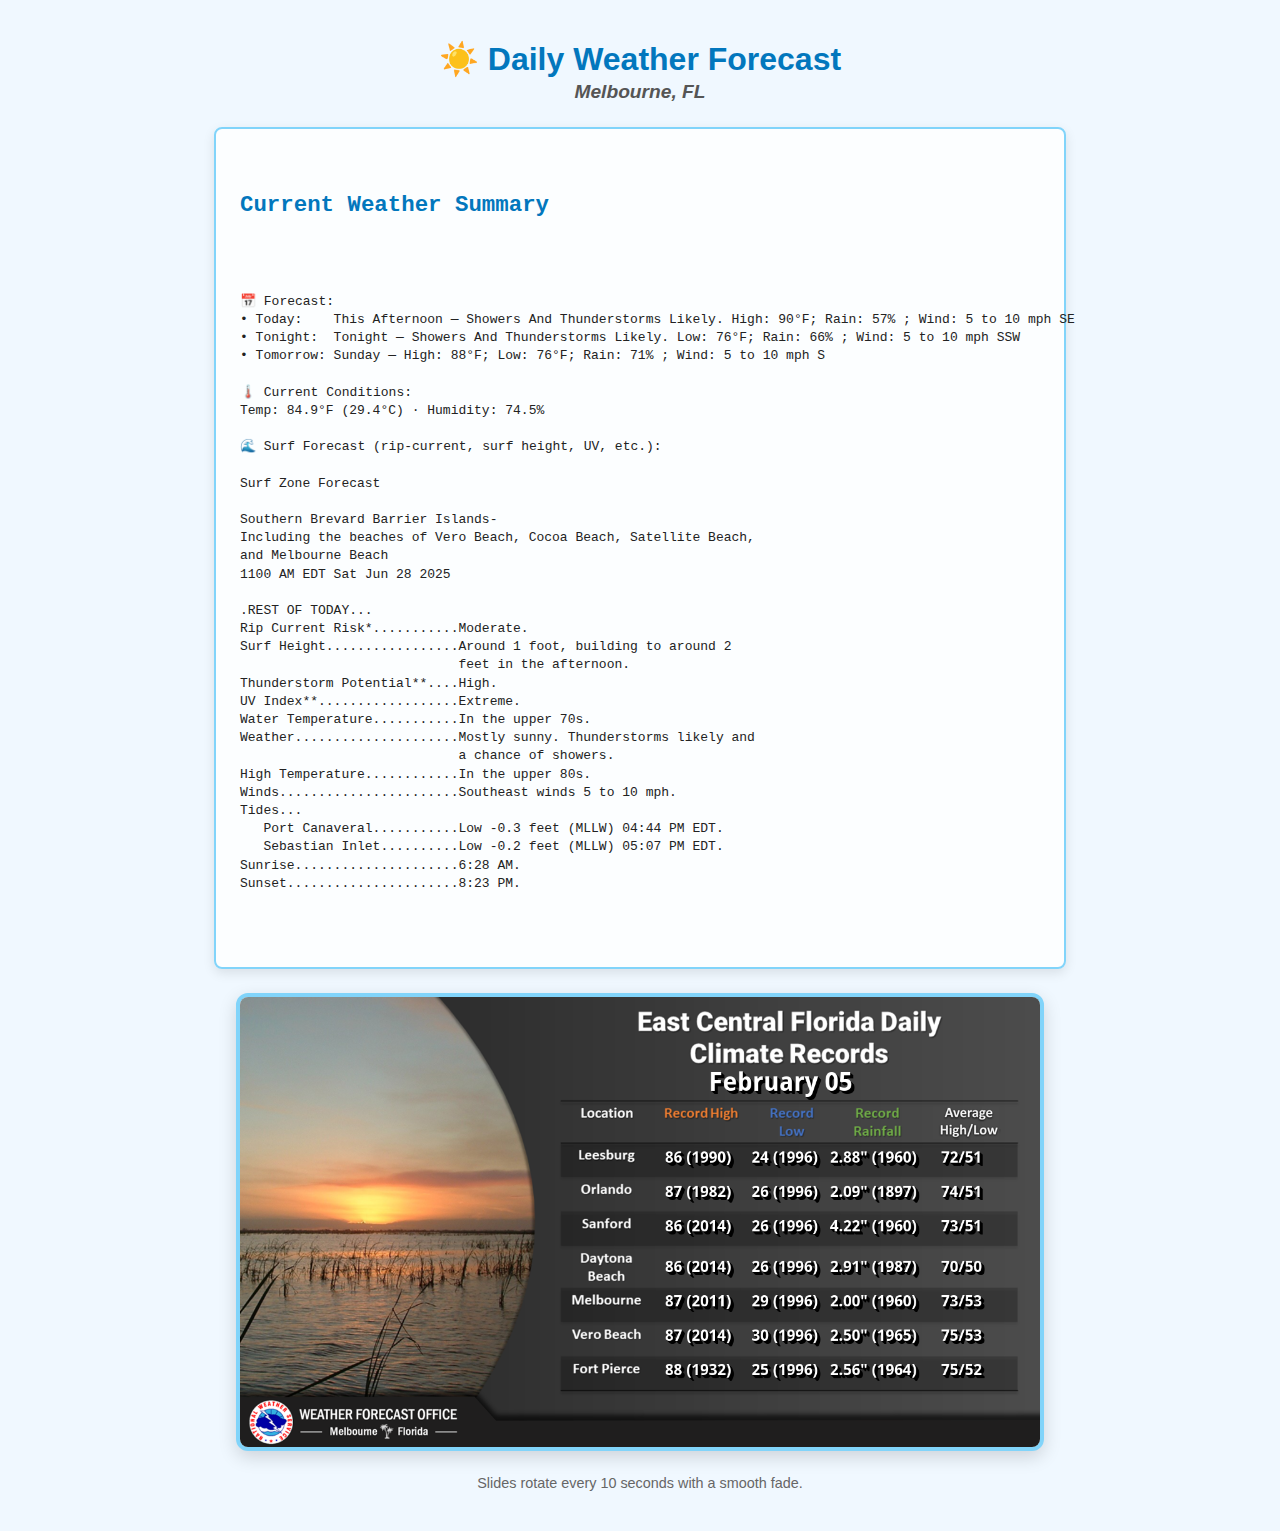
<file: docs/index.html>
<!DOCTYPE html>
<html lang="en">
<head>
  <meta charset="UTF-8">
  <title>🌤️ NWS Daily Weather Maps & Radar</title>
  <style>
    body {
      background: #f0f8ff;
      font-family: "Segoe UI", sans-serif;
      color: #333;
      text-align: center;
      padding: 2rem 1rem;
    }
    h1 {
      margin: 0;
      font-size: 2rem;
      color: #0277bd;
    }
    h2.subtitle {
      margin: 0.2rem 0 1.5rem;
      font-size: 1.2rem;
      color: #555;
      font-style: italic;
    }

    /* —— Weather Summary Styles —— */
    #weather-summary {
      max-width: 800px;
      margin: 1.5rem auto;
      padding: 1rem 1.5rem;
      background: #ffffffcc;
      border: 2px solid #81d4fa;
      border-radius: 8px;
      box-shadow: 0 4px 12px rgba(0,0,0,0.1);
      text-align: left;
      font-family: "Consolas", "Courier New", monospace;
      white-space: pre-wrap;
      line-height: 1.4;
    }
    #weather-summary h2 {
      margin-top: 0;
      color: #0277bd;
      font-size: 1.4rem;
    }
    #summary-content {
      margin-top: 0.5rem;
      color: #222;
    }

    /* —— Slideshow Styles —— */
    .slideshow {
      position: relative;
      max-width: 800px;
      margin: 0 auto;
      border: 4px solid #81d4fa;
      border-radius: 12px;
      overflow: hidden;
      box-shadow: 0 6px 18px rgba(0,0,0,0.15);
      background: white;
      height: 450px;
    }
    .slideshow img {
      position: absolute;
      top: 0; left: 0;
      width: 100%;
      height: 100%;
      object-fit: contain;
      opacity: 0;
      transition: opacity 1s ease-in-out;
    }
    .slideshow img.active {
      opacity: 1;
      z-index: 1;
    }

    footer {
      margin-top: 1.5rem;
      font-size: .9rem;
      color: #666;
    }
  </style>
</head>
<body>
  <h1>☀️ Daily Weather Forecast</h1>
  <h2 class="subtitle">Melbourne, FL</h2>

  <!-- —— Weather Summary Section —— -->
  <section id="weather-summary">
    <h2>Current Weather Summary</h2>
    <pre id="summary-content">Loading weather summary…</pre>
  </section>

  <!-- —— Slideshow —— -->
  <div class="slideshow"></div>

  <footer>
    Slides rotate every 10 seconds with a smooth fade.
  </footer>

  <!-- —— Weather Summary Fetch & Trim Script —— -->
  <script>
  fetch('melbourne_fl_summary.txt')
    .then(r => {
      if (!r.ok) throw new Error('Network response was not ok');
      return r.text();
    })
    .then(txt => {
      const lines = txt.split('\n');

      // 1) Forecast block
      const fStart = lines.findIndex(l => l.startsWith('📅 Forecast:'));
      const fEnd   = lines.findIndex((l,i) => i > fStart && l.startsWith('🌡️ Current Conditions:'));
      const forecastLines = lines.slice(fStart, fEnd);

      // 2) Current Conditions
      const currLines = lines.slice(fEnd, fEnd + 2);

      // 3) Surf header
      const surfHeaderIdx  = lines.findIndex(l => l.startsWith('🌊 Surf Forecast'));
      const surfHeaderLine = lines[surfHeaderIdx];

      // 4) Surf Zone title
      const zoneTitleIdx   = lines.findIndex(l => l.trim() === 'Surf Zone Forecast');
      const zoneTitleLine  = lines[zoneTitleIdx];

      // 5) Southern Brevard Barrier Islands block
      const zoneNameIdx    = lines.findIndex(l => l.startsWith('Southern Brevard Barrier Islands'));
      const sunsetIdx      = lines.findIndex((l,i) => i > zoneNameIdx && l.includes('Sunset'));
      const zoneBlockLines = lines.slice(zoneNameIdx, sunsetIdx + 1);

      // Combine and render
      const output = [
        ...forecastLines,
        '',
        ...currLines,
        '',
        surfHeaderLine,
        '',
        zoneTitleLine,
        '',
        ...zoneBlockLines
      ].join('\n');

      document.getElementById('summary-content').textContent = output;
    })
    .catch(err => {
      document.getElementById('summary-content').textContent =
        '⚠️ Unable to load weather summary.';
      console.error(err);
    });
  </script>

  <!-- —— Slideshow Initialization Script —— -->
  <script>
  (function() {
    const filenames = [
      '1.png','2.png','5.png','6.png','7.png',
      'Climate.png','Forecast.png','KMLB_loop.gif'
    ];
    const base = 'images/';
    const container = document.querySelector('.slideshow');
    const slides = [];
    let idx = 0;
    let started = false;

    filenames.forEach(name => {
      const img = new Image();
      img.src = base + name;
      img.onload = () => {
        img.classList.add('slide');
        container.appendChild(img);
        slides.push(img);
        if (!started) startSlideshow();
      };
      // onerror: skip silently
    });

    function startSlideshow() {
      started = true;
      if (!slides.length) return;
      slides[0].classList.add('active');
      setInterval(() => {
        slides[idx].classList.remove('active');
        idx = (idx + 1) % slides.length;
        slides[idx].classList.add('active');
      }, 10000);
    }
  })();
  </script>
</body>
</html>
</file>
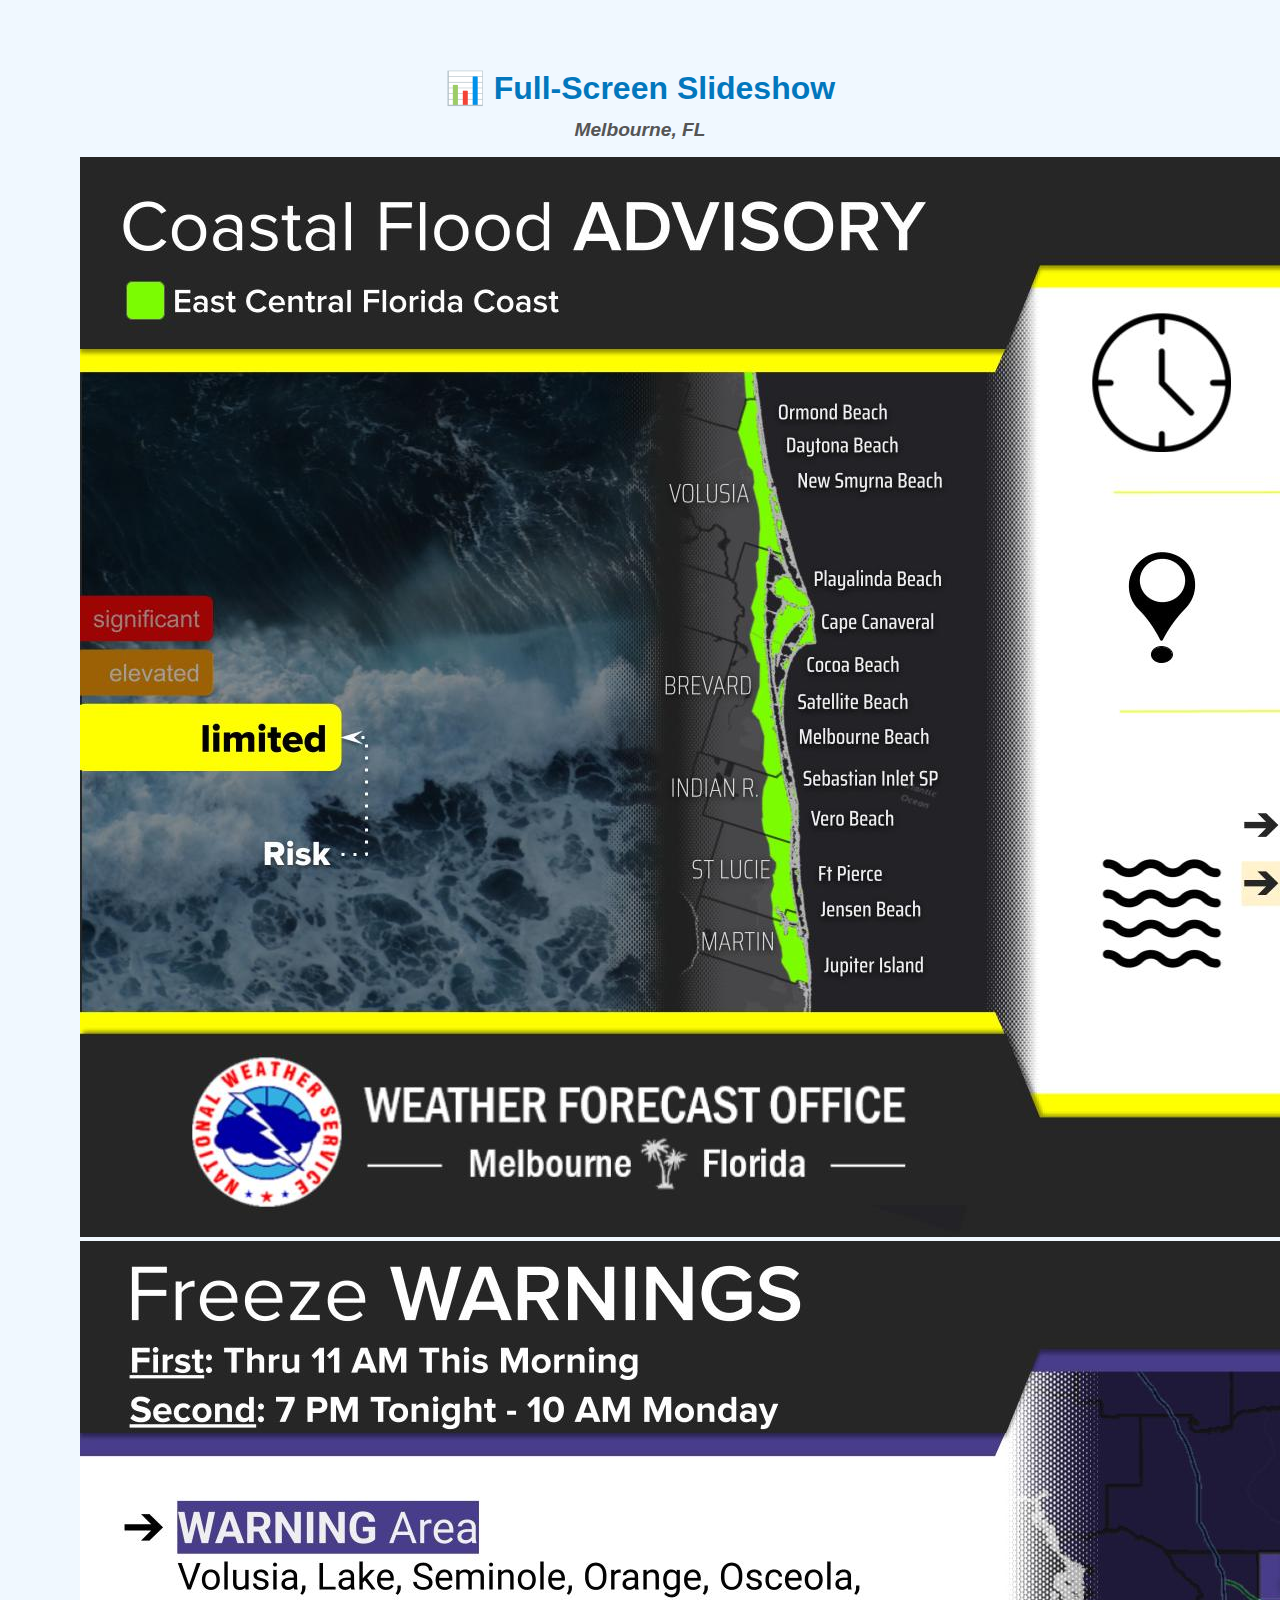
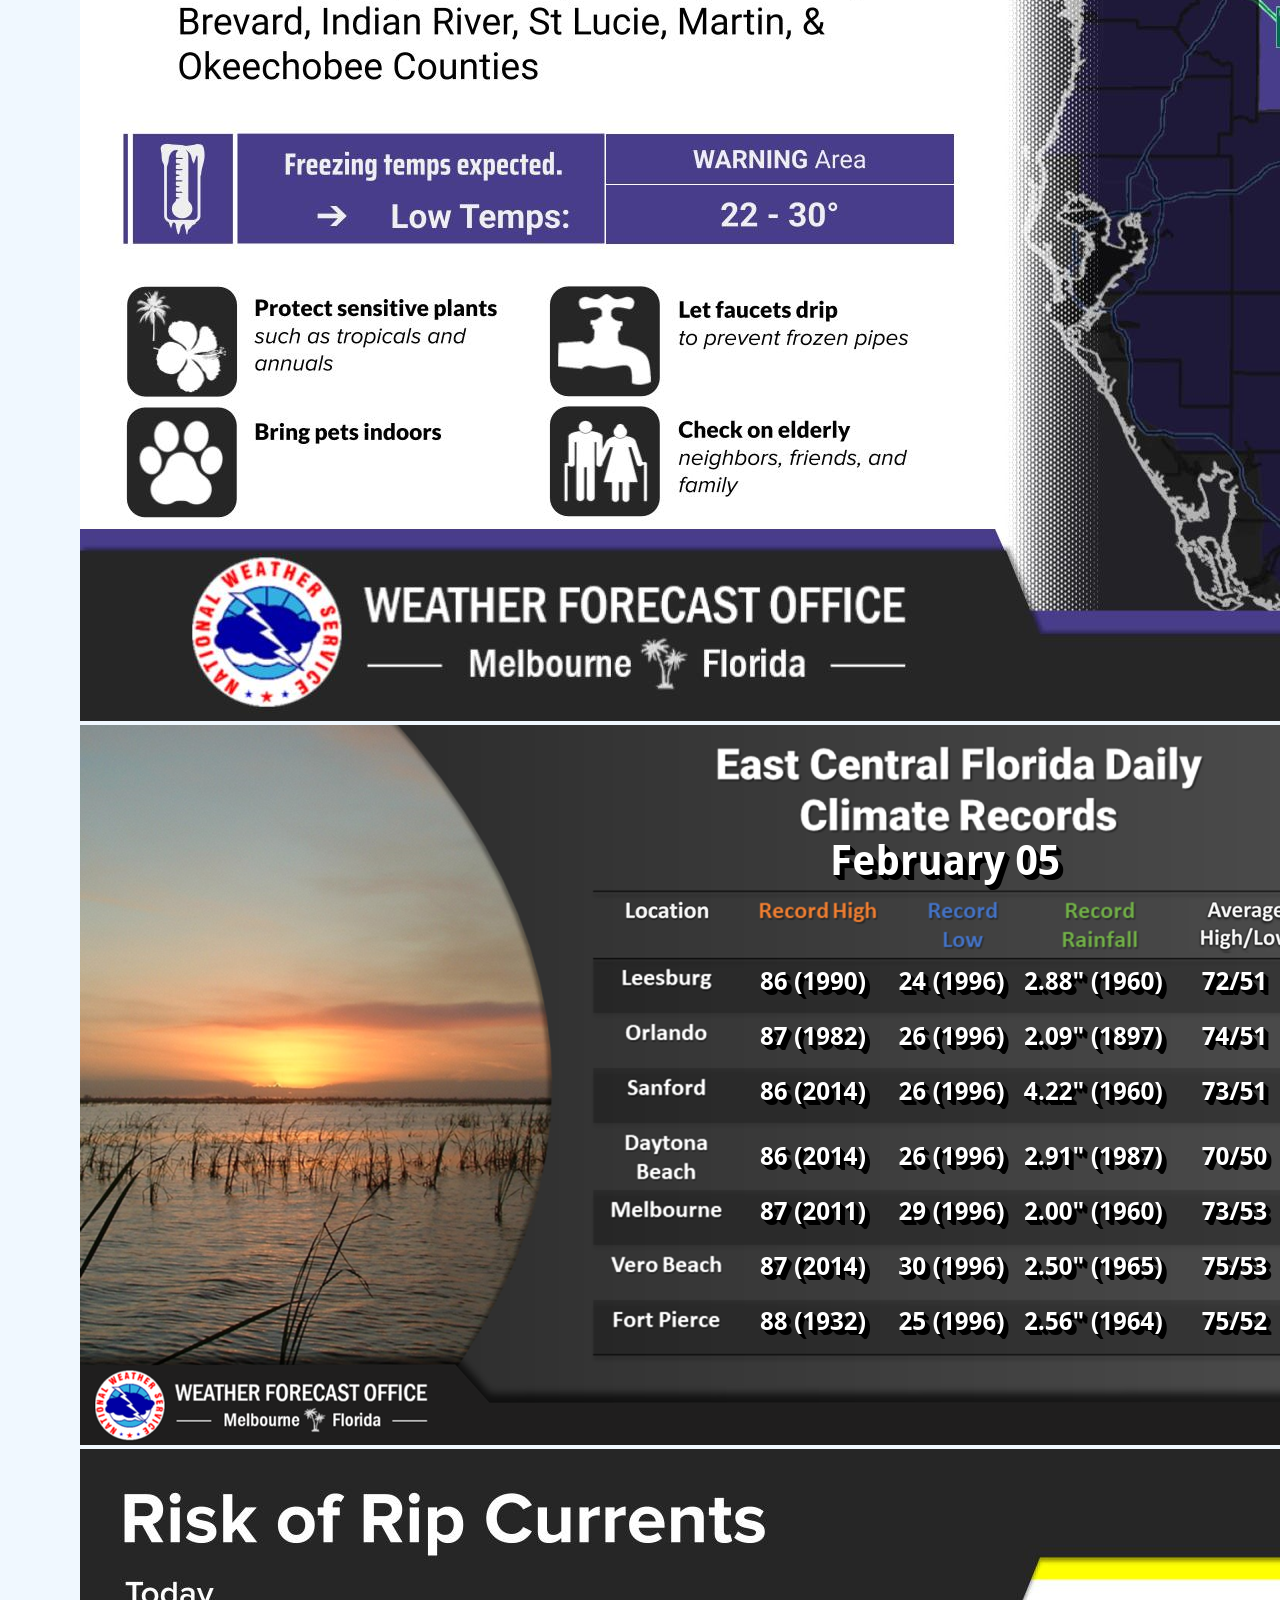
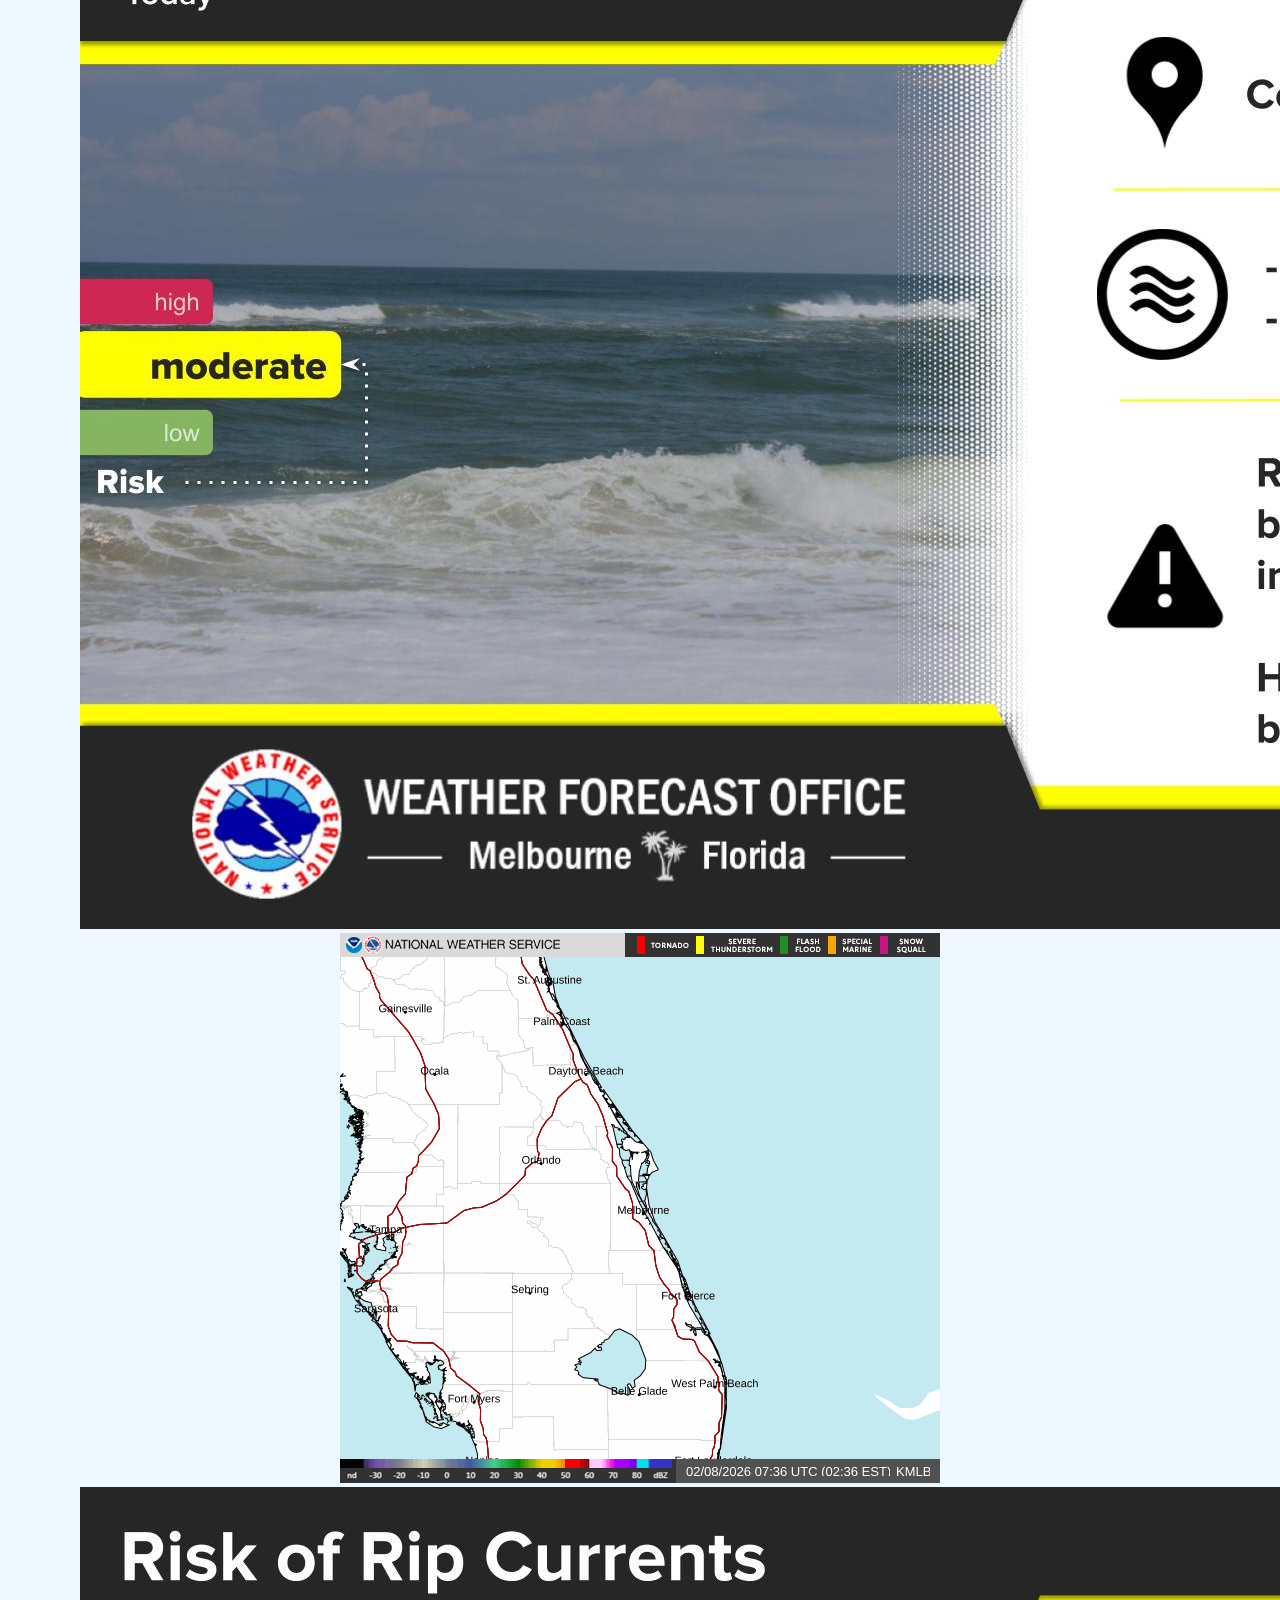
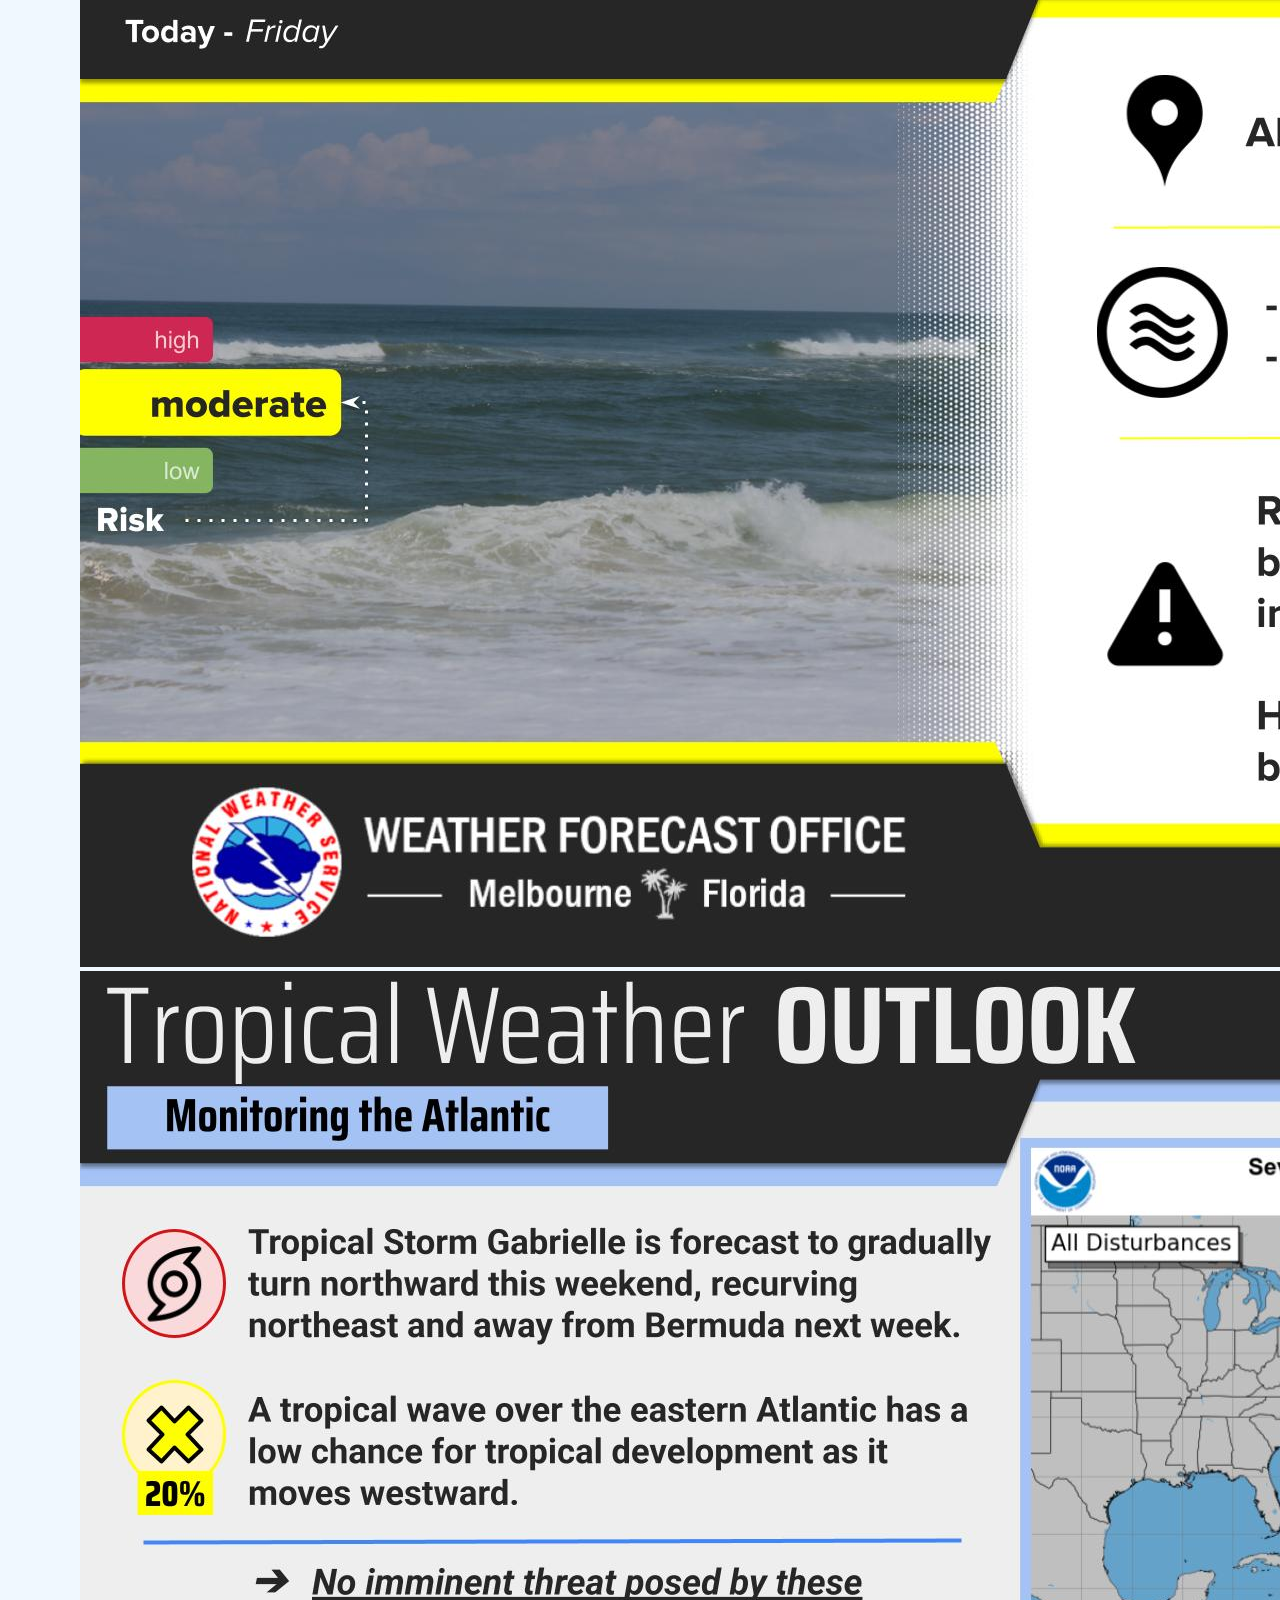
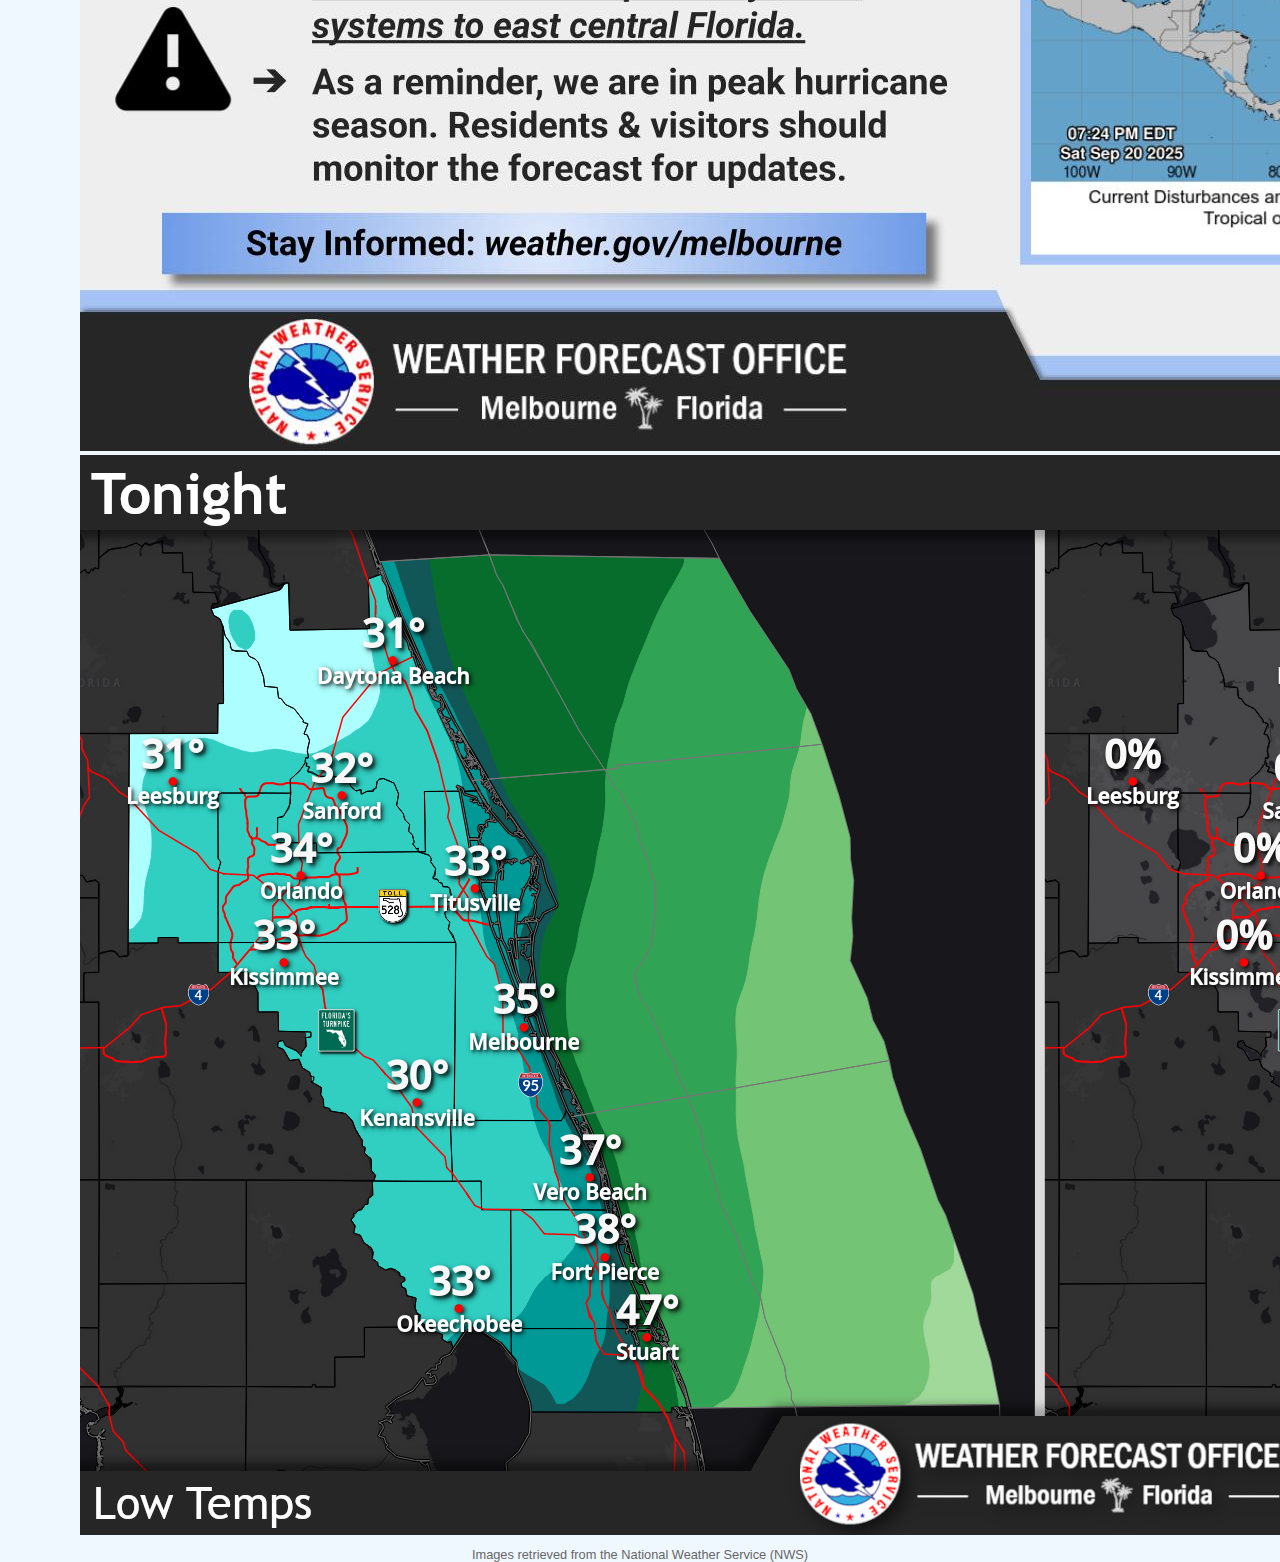
<file: docs/slideshow.html>
<!DOCTYPE html>
<html lang="en">
<head>
  <meta charset="UTF-8">
  <title>📊 Full-Screen Slideshow</title>
  <!-- Shared CSS (must include the .slideshow rules above) -->
  <link rel="stylesheet" href="./assets/style.css">
</head>
<body>
  <h1>📊 Full-Screen Slideshow</h1>
  <h2 class="subtitle">Melbourne, FL</h2>

  <div class="slideshow"></div>

  <p id="data-caption">
    Images retrieved from the National Weather Service (NWS)
  </p>

  <script>
  (function(){
    const files = [
      '1.png','2.png','5.png','6.png','7.png',
      'Climate.png','Forecast.png','KMLB_loop.gif'
    ];
    const base = './images/';
    const cont = document.querySelector('.slideshow');
    const slides = [];
    let idx = 0, started = false;

    files.forEach(name => {
      const img = new Image();
      img.src = base + name;
      img.onload = () => {
        img.classList.add('slide');
        cont.appendChild(img);
        slides.push(img);

        if (!started) {
          started = true;
          slides[0].classList.add('active');
          setInterval(() => {
            slides[idx].classList.remove('active');
            idx = (idx + 1) % slides.length;
            slides[idx].classList.add('active');
          }, 10000);
        }
      };
    });
  })();
  </script>
</body>
</html>
</file>
<file: docs/assets/style.css>
/* ─── Layout: 90% of 16×9 canvas ───────────────────────────────── */
html {
  height: 100%;
}

body {
  margin: 5vh auto;
  width: 90vw;
  height: 90vh;
  background: #f0f8ff;
  font-family: "Segoe UI", sans-serif;
  color: #333;
  text-align: center;
  display: flex;
  flex-direction: column;
  box-sizing: border-box;
  padding: 1rem;
}

h1 {
  margin: .5rem 0;
  font-size: 2rem;
  color: #0277bd;
}

h2.subtitle {
  margin: .25rem 0 1rem;
  font-size: 1.2rem;
  color: #555;
  font-style: italic;
}

/* Sections fill available space, tip strip fixed-height */
section {
  flex: 1;
  width: 100%;
  padding: 1rem;
  margin: 0;
  box-sizing: border-box;
  overflow: auto;
}

#plan-tip {
  flex: 0 0 auto;
  max-width: 800px;
  margin: 1rem auto;
  padding: 1rem;
  background: #e8f4fd;
  border-radius: 8px;
  box-shadow: 0 4px 12px rgba(0, 0, 0, 0.1);
  color: #0277bd;
  font-style: italic;
  text-align: left;
}

/* Alert banner */
#alert-banner {
  display: none;
  background: #ffcccc;
  color: #900;
  padding: .75rem 1rem;
  margin-bottom: 1rem;
  border: 1px solid #f00;
  border-radius: 4px;
  text-align: left;
  white-space: pre-wrap;
  font-size: .9rem;
}

/* ─── Current Weather ───────────────────────────────────── */
#weather-summary {
  background: #81d4fa;
  border-radius: 10px;
  box-shadow: 0 4px 12px rgba(0, 0, 0, 0.15);
  color: #fff;
  margin: 0;
}

#weather-summary h2 {
  font-size: 1.6rem;
  color: #0d47a1;
}

#weather-summary h3.date,
#weather-summary h4.updated {
  font-size: 1rem;
  color: rgba(255, 255, 255, 0.85);
  font-style: italic;
}

.weather-card {
  display: grid;
  grid-template-columns: repeat(auto-fit, minmax(120px, 1fr));
  gap: 1rem;
  margin-top: 1rem;
}

.weather-item {
  background: rgba(0, 0, 0, 0.4);
  border-radius: 6px;
  padding: 1rem;
  text-align: center;
}

.weather-item i {
  font-size: 2rem;
  display: block;
  margin-bottom: .3rem;
  color: #ffd54f;
}

.weather-item .label {
  display: block;
  font-size: .8rem;
  opacity: .8;
}

.weather-item .value {
  font-size: 1rem;
  font-weight: bold;
}

.weather-item .subvalue {
  display: block;
  font-size: .7rem;
  opacity: .7;
  margin-top: .5rem;
}

.sparkline {
  width: 100px;
  height: 30px;
  margin: .5rem auto;
}

/* ─── Surf Forecast ─────────────────────────────────────── */
#surf-forecast {
  background: #ffffffcc;
  border-radius: 8px;
  box-shadow: 0 4px 12px rgba(0, 0, 0, 0.1);
  text-align: left;
  color: #333;
  margin: 0;
}

#surf-forecast h2 {
  font-size: 1.4rem;
  color: #0277bd;
}

#surf-forecast h3.subsubtitle {
  font-size: 1rem;
  color: #555;
  font-style: italic;
}

.surf-container {
  display: flex;
  gap: 1rem;
}

.surf-list {
  flex: 1;
}

.surf-item {
  display: flex;
  align-items: center;
  margin: .5rem 0;
  font-size: .9rem;
}

.surf-item i {
  margin-right: .5rem;
  color: #0277bd;
}

.uv-pill {
  display: inline-block;
  padding: .2rem .6rem;
  border-radius: 4px;
  color: #fff;
  font-weight: bold;
  font-size: .9rem;
}

/* Flag image sizing */
.surf-graphic {
  flex: 0 0 200px;
  display: flex;
  justify-content: center;
  align-items: center;
}

.surf-graphic img {
  max-width: 100%;
  max-height: 100%;
  object-fit: contain;
}

/* ─── Tide Times ───────────────────────────────────────── */
#tide-times {
  background: #ffffffcc;
  border-radius: 8px;
  box-shadow: 0 4px 12px rgba(0, 0, 0, 0.1);
  text-align: left;
  color: #333;
  margin: 0;
}

/* ─── Rip-Current Flag Guide ───────────────────────────── */
#flag-guide {
  background: #ffffffcc;
  border-radius: 8px;
  box-shadow: 0 4px 12px rgba(0, 0, 0, 0.1);
  text-align: left;
  color: #333;
  margin: 0;
}

#flag-guide p {
  margin: .5rem 0;
  font-size: 1.1rem;
}

/* ─── Forecast-page specific overrides ─────────────────── */
body#forecast .weather-item {
  display: flex;
  flex-direction: column;
  align-items: center;
}

body#forecast .weather-item .value {
  font-size: 1.4rem;
}

body#forecast #surf-forecast .surf-item .label {
  margin-right: 0.5rem;
}

body#forecast #surf-forecast .surf-graphic {
  flex: 0 0 250px;
}

body#forecast #surf-forecast .surf-item {
  font-size: 1.2rem;
}

body#forecast #weather-summary + #surf-forecast {
  margin-top: 1.5rem;
}

/* ─── Info-page specific overrides ─────────────────────── */
body#info section,
body#info #plan-tip {
  font-size: 1.2rem; /* make body text a bit larger */
}

body#info section h2 {
  font-size: 1.4rem; /* make section headers larger */
  margin-bottom: 0.5rem; /* give a little breathing room under titles */
}

body#info #plan-tip {
  max-width: none;
  margin: 1rem 0;
  font-size: 1.3rem; /* larger text */
  display: flex;
  justify-content: center; /* horizontal center */
  align-items: center; /* vertical center */
  height: 4rem; /* fixed height to give it room */
  background: #e8f4fd;
  border-radius: 8px;
  box-shadow: 0 4px 12px rgba(0, 0, 0, 0.1);
  color: #0277bd;
  padding: 1rem;
  text-align: center;
}

body#info #plan-tip .tip-label {
  font-weight: bold;
  margin-bottom: .5rem;
}

body#info #plan-tip .tip-text {
  margin: 0;
}

/* Tide Times + Image Side-by-Side */
body#info .info-section {
  display: flex;
  align-items: flex-start;
  justify-content: space-between;
  background: #ffffffcc;
  border-radius: 8px;
  box-shadow: 0 4px 12px rgba(0, 0, 0, 0.1);
  padding: 1rem;
  margin-bottom: 1.5rem;
}

body#info .info-section .info-text {
  flex: 1;
}

body#info .info-section .info-img {
  flex: 0 0 200px;
  display: flex;
  justify-content: center;
  align-items: center;
}

body#info .info-section .info-img img {
  max-width: 100%;
  max-height: 100%;
  object-fit: contain;
}

/* Tides section uses .info-section */
#tide-times.info-section p {
  margin: .3rem 0;
}

/* Flag Guide + Static Image Side-by-Side */
#flag-guide.info-section {
  display: flex;
  align-items: flex-start;
  justify-content: space-between;
  background: #ffffffcc;
  border-radius: 8px;
  box-shadow: 0 4px 12px rgba(0, 0, 0, 0.1);
  padding: 1rem;
  margin-bottom: 1.5rem;
}

#flag-guide.info-section .info-text {
  flex: 1;
}

#flag-guide.info-section .info-img {
  flex: 0 0 200px;
  display: flex;
  justify-content: center;
  align-items: center;
}

#flag-guide.info-section .info-img img {
  max-width: 100%;
  max-height: 100%;
  object-fit: contain;
}

/* Preserve larger text size */
body#info #flag-guide p {
  margin: .5rem 0;
  font-size: 1.1rem;
}

/* Caption styling (unchanged) */
#data-caption {
  text-align: center;
  font-size: .8rem;
  color: #666;
  margin-top: .5rem;
}

/* ─── Fixed-Size Slideshow Container ───────────────────────────────────── */
body#slideshow .slideshow {
  width: 800px;
  /* subtract approx. header (4rem) + caption (2rem) + margins from 100vh */
  height: 450px;
  margin: 1rem auto;               /* small gap above & below */
  border: 4px solid #81d4fa;
  border-radius: 12px;
  box-shadow: 0 6px 18px rgba(0,0,0,0.15);
  overflow: hidden;
  position: relative;
}

/* ─── Slide Images Fill That 800×450 Box ───────────────────────────────── */
body#slideshow .slideshow img {
  position: absolute;
  top: 0; left: 0;
  width: 100%;
  height: 100%;
  object-fit: contain;             /* show whole image, letterbox if needed */
  opacity: 0;
  transition: opacity 1s ease-in-out;
}

/* ─── Active Slide Fades In ─────────────────────────────────────────────── */
body#slideshow .slideshow img.active {
  opacity: 1;
  z-index: 1;
}

/* ─── Scale Up for Big Landscape Signage ────────────────────────────────── */

/* 1) Bigger header & subtitle */
body#slideshow h1 {
  font-size: 3rem;          /* was ~2rem */
  margin-bottom: 0.5rem;
}
body#slideshow h2.subtitle {
  font-size: 1.8rem;        /* was ~1.2rem */
  margin-bottom: 1.5rem;
}

/* 2) Enlarge the slideshow “frame” to fill more of the viewport */
body#slideshow .slideshow {
  width: 90vw;              /* fill 90% of the screen width */
  max-width: 1000px;          /* remove the 800px cap */
  height: 65vh;             /* ~65% of viewport height */
  max-height: 600px; 
  margin: 1rem auto;
}

/* 3) Increase caption size */
body#slideshow #data-caption {
  font-size: 1.2rem;          /* up from .8rem */
  margin-top: 2rem;
  color: #666;
}

/* 4) Optional: remove body padding so the frame sits tighter */
body#slideshow {
  padding: 0.5rem;          /* shrink from 1rem */
}
</file>
